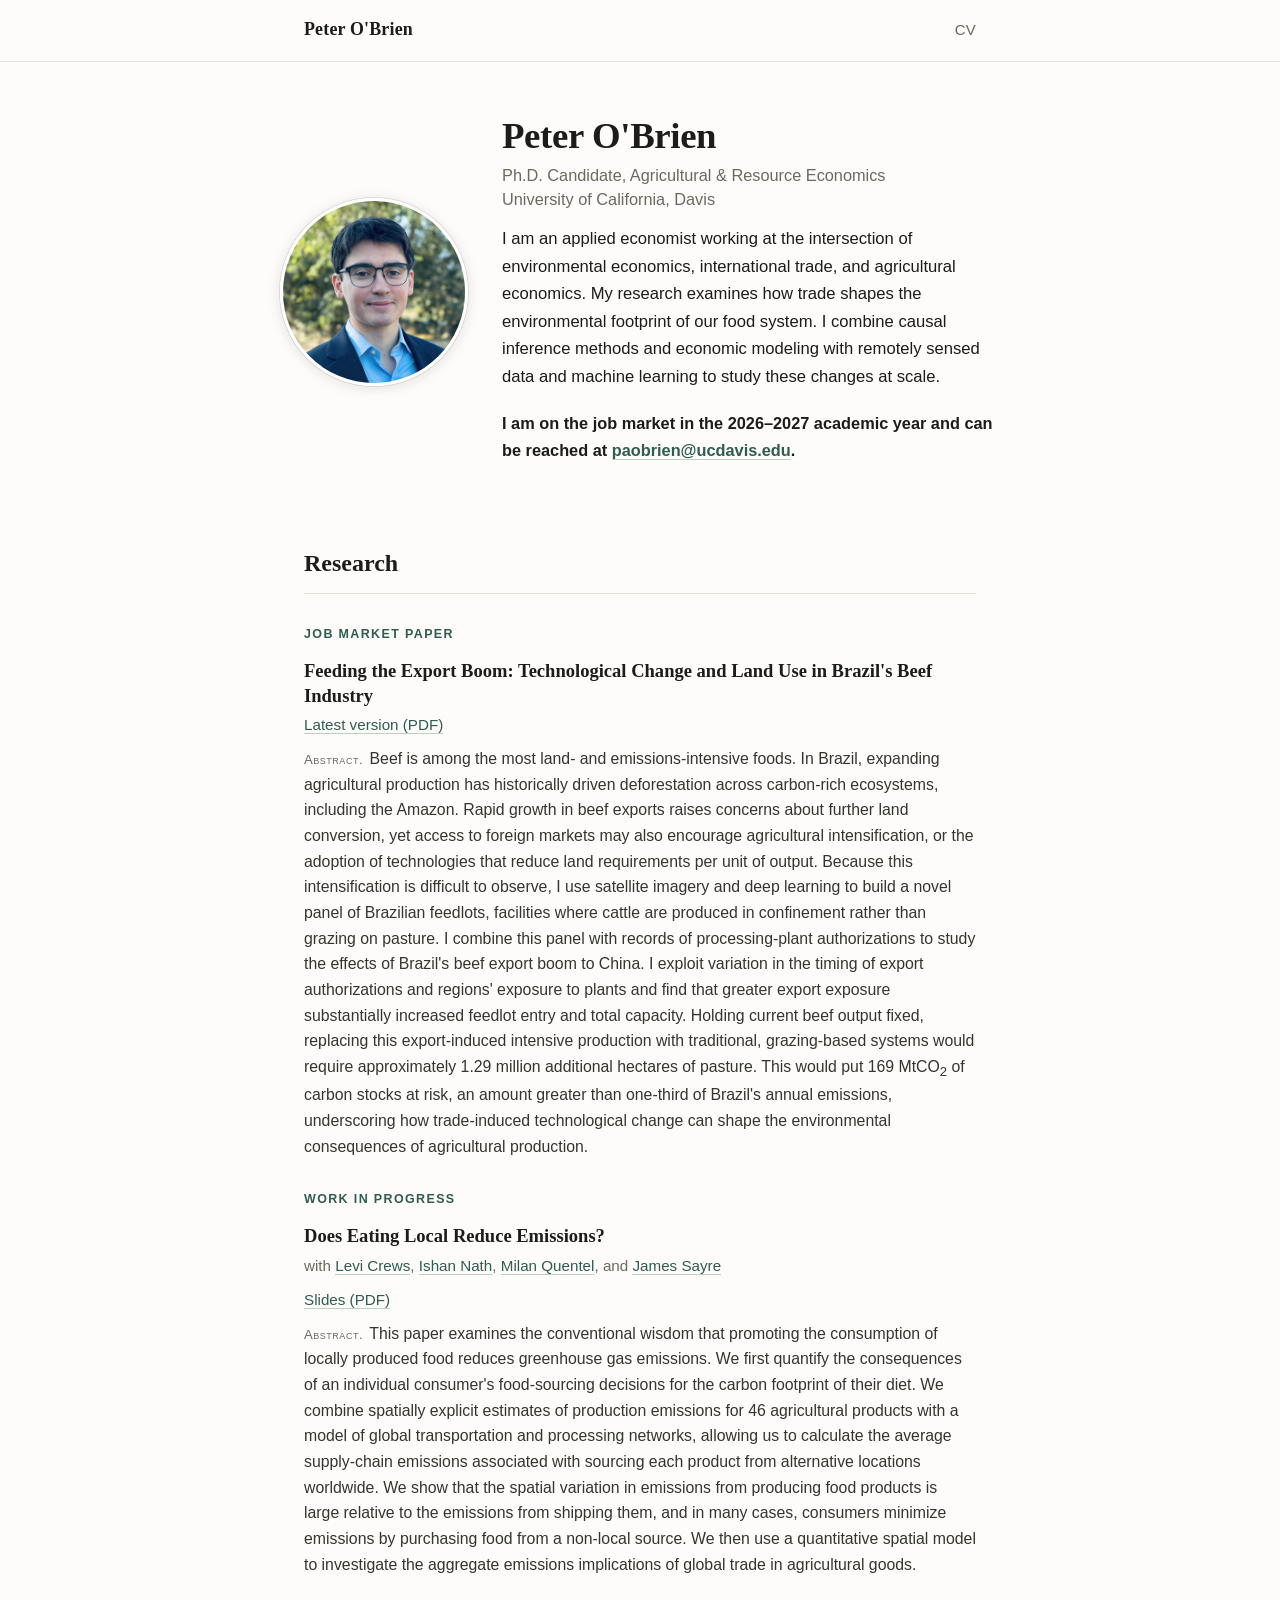
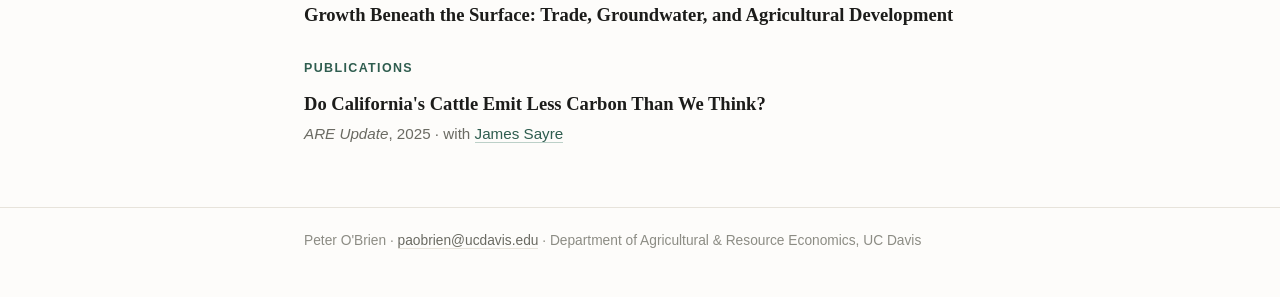
<file: index.html>
<!DOCTYPE html>
<html lang="en">
<head>
  <meta charset="utf-8">
  <meta name="viewport" content="width=device-width, initial-scale=1">
  <title>Peter O'Brien | Agricultural &amp; Resource Economics, UC Davis</title>
  <meta name="description" content="Peter O'Brien is a Ph.D. candidate in Agricultural and Resource Economics at UC Davis studying environmental economics, international trade, and agricultural economics. On the job market 2026–2027.">
  <link rel="icon" href="assets/favicon.svg" type="image/svg+xml">
  <link rel="stylesheet" href="styles.css">

  <!-- Social / link previews -->
  <meta property="og:type" content="website">
  <meta property="og:title" content="Peter O'Brien — Agricultural &amp; Resource Economics, UC Davis">
  <meta property="og:description" content="Ph.D. candidate studying environmental economics, international trade, and agricultural economics. On the job market 2026–2027.">
  <meta property="og:url" content="https://peter-obrien.com/">
  <meta property="og:image" content="https://peter-obrien.com/assets/headshot.jpg">
  <meta name="twitter:card" content="summary">
</head>
<body>

  <nav class="site-nav">
    <div class="wrap">
      <a class="nav-name" href="index.html">Peter O'Brien</a>
      <div class="nav-links">
        <a href="cv.html">CV</a>
      </div>
    </div>
  </nav>

  <header class="hero wrap" id="top">
    <img class="portrait" src="assets/headshot.jpg"
         alt="Portrait of Peter O'Brien" width="188" height="188">
    <div class="hero-text">
      <h1>Peter O'Brien</h1>
      <p class="affil">
        Ph.D. Candidate, Agricultural &amp; Resource Economics<br>
        University of California, Davis
      </p>
      <p class="intro">
        I am an applied economist working at the intersection of environmental
        economics, international trade, and agricultural economics. My research
        examines how trade shapes the environmental footprint of our food system.
        I combine causal inference methods and economic modeling with remotely sensed data
        and machine learning to study these changes at scale.
      </p>
      <p class="jm-line">
        I am on the job market in the 2026&ndash;2027 academic year and can be
        reached at <a href="mailto:paobrien@ucdavis.edu">paobrien@ucdavis.edu</a>.
      </p>
      <!-- Add social links when ready:
      <nav class="hero-links" aria-label="Links">
        <a href="GOOGLE_SCHOLAR_URL">Google Scholar</a>
        <a href="LINKEDIN_URL">LinkedIn</a>
      </nav>
      -->

    </div>
  </header>

  <main class="wrap">
    <section id="research">
      <h2 class="section-title">Research</h2>

      <h3 class="sub">Job Market Paper</h3>
      <article class="paper">
        <h4 class="paper-title">
          Feeding the Export Boom: Technological Change and Land Use in Brazil's Beef Industry
        </h4>
        <p class="paper-meta"><a href="JMP.pdf">Latest version (PDF)</a></p>
        <p class="abstract">
          <span class="lead">Abstract.</span>
          Beef is among the most land- and emissions-intensive foods. In Brazil,
          expanding agricultural production has historically driven deforestation
          across carbon-rich ecosystems, including the Amazon. Rapid growth in beef
          exports raises concerns about further land conversion, yet access to
          foreign markets may also encourage agricultural intensification, or the
          adoption of technologies that reduce land requirements per unit of
          output. Because this intensification is difficult to observe, I use
          satellite imagery and deep learning to build a novel panel of Brazilian
          feedlots, facilities where cattle are produced in confinement rather
          than grazing on pasture. I combine this panel with records of
          processing-plant authorizations to study the effects of Brazil's beef
          export boom to China. I exploit variation in the timing of export
          authorizations and regions' exposure to plants and find that greater
          export exposure substantially increased feedlot entry and total
          capacity. Holding current beef output fixed, replacing this
          export-induced intensive production with traditional, grazing-based
          systems would require approximately 1.29 million additional hectares of
          pasture. This would put 169 MtCO<sub>2</sub> of carbon stocks at risk,
          an amount greater than one-third of Brazil's annual emissions,
          underscoring how trade-induced technological change can shape the
          environmental consequences of agricultural production.
        </p>
      </article>

      <h3 class="sub">Work in Progress</h3>
      <article class="paper">
        <h4 class="paper-title">Does Eating Local Reduce Emissions?</h4>
        <p class="paper-meta">with <a href="https://www.levicrews.com/" target="_blank" rel="noopener">Levi Crews</a>, <a href="https://www.ishannath.com/" target="_blank" rel="noopener">Ishan Nath</a>, <a href="https://www.milan-quentel.com/" target="_blank" rel="noopener">Milan Quentel</a>, and <a href="https://jsayre.ucdavis.edu/" target="_blank" rel="noopener">James Sayre</a></p>
        <p class="paper-meta"><a href="lfe_slides.pdf">Slides (PDF)</a></p>
        <p class="abstract">
          <span class="lead">Abstract.</span>
          This paper examines the conventional wisdom that promoting the
          consumption of locally produced food reduces greenhouse gas emissions.
          We first quantify the consequences of an individual consumer's
          food-sourcing decisions for the carbon footprint of their diet. We
          combine spatially explicit estimates of production emissions for 46
          agricultural products with a model of global transportation and
          processing networks, allowing us to calculate the average supply-chain
          emissions associated with sourcing each product from alternative
          locations worldwide. We show that the spatial variation in emissions
          from producing food products is large relative to the emissions from
          shipping them, and in many cases, consumers minimize emissions by
          purchasing food from a non-local source. We then use a quantitative
          spatial model to investigate the aggregate emissions implications of
          global trade in agricultural goods.
        </p>
      </article>
      <article class="paper">
        <h4 class="paper-title">Growth Beneath the Surface: Trade, Groundwater, and Agricultural Development</h4>
      </article>

      <h3 class="sub">Publications</h3>
      <article class="paper">
        <h4 class="paper-title">Do California's Cattle Emit Less Carbon Than We Think?</h4>
        <p class="paper-meta"><em>ARE Update</em>, 2025 &middot; with <a href="https://jsayre.ucdavis.edu/" target="_blank" rel="noopener">James Sayre</a></p>
      </article>
    </section>
  </main>

  <footer class="site-foot">
    <div class="wrap">
      Peter O'Brien &middot;
      <a href="mailto:paobrien@ucdavis.edu">paobrien@ucdavis.edu</a> &middot;
      Department of Agricultural &amp; Resource Economics, UC Davis
    </div>
  </footer>

</body>
</html>
</file>
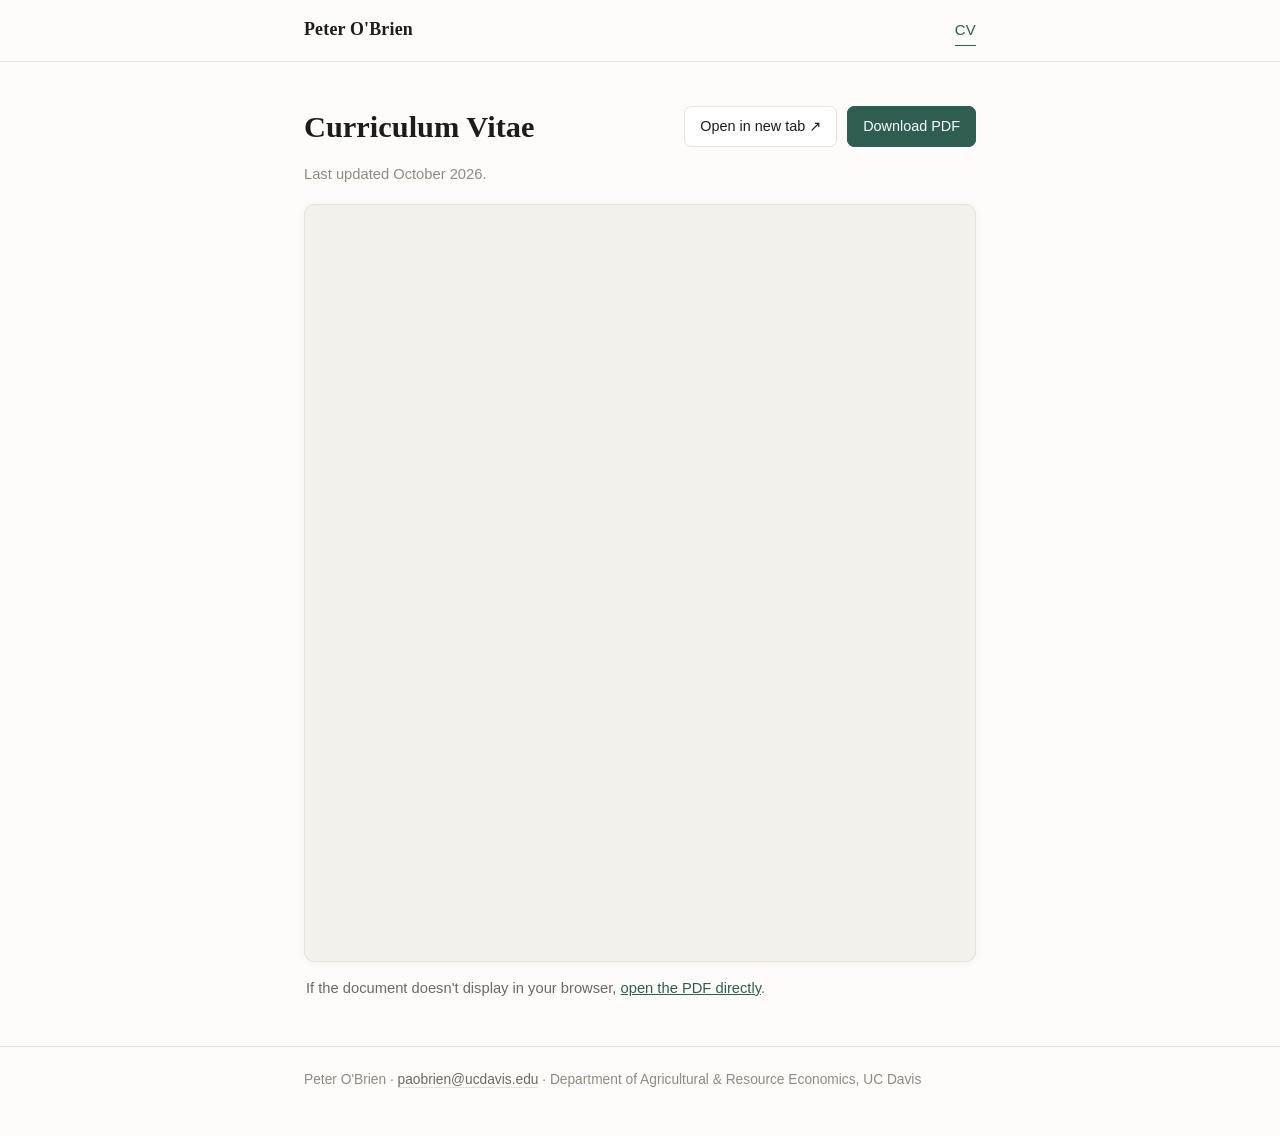
<file: cv.html>
<!DOCTYPE html>
<html lang="en">
<head>
  <meta charset="utf-8">
  <meta name="viewport" content="width=device-width, initial-scale=1">
  <title>CV | Peter O'Brien</title>
  <meta name="description" content="Curriculum vitae of Peter O'Brien, Ph.D. candidate in Agricultural and Resource Economics at UC Davis.">
  <link rel="icon" href="assets/favicon.svg" type="image/svg+xml">
  <link rel="stylesheet" href="styles.css">
</head>
<body>

  <nav class="site-nav">
    <div class="wrap">
      <a class="nav-name" href="index.html">Peter O'Brien</a>
      <div class="nav-links">
        <a href="cv.html" class="active" aria-current="page">CV</a>
      </div>
    </div>
  </nav>

  <main class="wrap">
    <div class="cv-head">
      <h1>Curriculum Vitae</h1>
      <div class="cv-actions">
        <a class="btn" href="CV.pdf" target="_blank" rel="noopener">Open in new tab &#8599;</a>
        <a class="btn btn-primary" href="CV.pdf" download="Peter-OBrien-CV.pdf">Download PDF</a>
      </div>
    </div>
    <p class="cv-sub">Last updated October 2026.</p>

    <div class="pdf-frame">
      <iframe src="CV.pdf#view=FitH&amp;toolbar=1"
              title="Curriculum Vitae — Peter O'Brien"
              loading="lazy"></iframe>
    </div>
    <p class="pdf-fallback">
      If the document doesn't display in your browser,
      <a href="CV.pdf">open the PDF directly</a>.
    </p>
  </main>

  <footer class="site-foot">
    <div class="wrap">
      Peter O'Brien &middot;
      <a href="mailto:paobrien@ucdavis.edu">paobrien@ucdavis.edu</a> &middot;
      Department of Agricultural &amp; Resource Economics, UC Davis
    </div>
  </footer>

</body>
</html>
</file>
<file: styles.css>
/* ============================================================
   Peter O'Brien — personal academic site
   Light, content-first, dependency-free (system fonts only).
   ============================================================ */

:root {
  color-scheme: light;
  --bg:        #fdfcfa;  /* warm off-white page */
  --surface:   #ffffff;
  --ink:       #1c1c1a;  /* near-black, warm */
  --muted:     #6a6a62;  /* secondary text  */
  --faint:     #8c8c84;
  --accent:    #2f5d4f;  /* deep pine green */
  --accent-dk: #244a3f;
  --rule:      #e7e3db;  /* hairline rules  */
  --rule-soft: #efece6;
  --maxw:      720px;

  --serif: "Iowan Old Style", "Palatino Linotype", Palatino, "Book Antiqua",
           Georgia, "Times New Roman", serif;
  --sans:  -apple-system, BlinkMacSystemFont, "Segoe UI", Roboto, Helvetica,
           Arial, system-ui, sans-serif;
}

* { box-sizing: border-box; }

html { -webkit-text-size-adjust: 100%; }

body {
  margin: 0;
  background: var(--bg);
  color: var(--ink);
  font-family: var(--sans);
  font-size: 17px;
  line-height: 1.65;
  -webkit-font-smoothing: antialiased;
  text-rendering: optimizeLegibility;
}

/* ---- Layout shell ---------------------------------------- */
.wrap {
  max-width: var(--maxw);
  margin: 0 auto;
  padding: 0 24px;
}

/* ---- Top navigation -------------------------------------- */
.site-nav {
  position: sticky;
  top: 0;
  z-index: 10;
  background: rgba(253, 252, 250, 0.9);
  backdrop-filter: saturate(140%) blur(8px);
  -webkit-backdrop-filter: saturate(140%) blur(8px);
  border-bottom: 1px solid var(--rule);
}
.site-nav .wrap {
  display: flex;
  align-items: baseline;
  justify-content: space-between;
  gap: 16px;
  padding-top: 15px;
  padding-bottom: 15px;
}
.nav-name {
  font-family: var(--serif);
  font-size: 1.12rem;
  font-weight: 600;
  letter-spacing: 0.01em;
  color: var(--ink);
  text-decoration: none;
}
.nav-name:hover { color: var(--accent); }
.nav-links {
  display: flex;
  gap: 22px;
}
.nav-links a {
  font-size: 0.93rem;
  letter-spacing: 0.02em;
  color: var(--muted);
  text-decoration: none;
  padding-bottom: 2px;
  border-bottom: 1.5px solid transparent;
  transition: color .15s ease, border-color .15s ease;
}
.nav-links a:hover { color: var(--ink); }
.nav-links a.active {
  color: var(--accent);
  border-bottom-color: var(--accent);
}

/* ---- Hero ------------------------------------------------- */
.hero {
  display: flex;
  align-items: center;
  gap: 34px;
  padding: 54px 0 40px;
}
.portrait {
  flex: 0 0 auto;
  width: 188px;
  height: 188px;
  border-radius: 50%;
  object-fit: cover;
  border: 3px solid var(--surface);
  box-shadow: 0 2px 14px rgba(28, 28, 26, 0.12),
              0 0 0 1px var(--rule);
}
.hero-text { min-width: 0; }
.hero-text h1 {
  font-family: var(--serif);
  font-weight: 600;
  font-size: 2.3rem;
  line-height: 1.1;
  letter-spacing: -0.01em;
  margin: 0 0 8px;
}
.affil {
  margin: 0 0 14px;
  color: var(--muted);
  font-size: 1.02rem;
  line-height: 1.45;
}
.intro {
  margin: 0 0 16px;
  font-size: 1.04rem;
}
.jm-line {
  margin: 20px 0 4px;
  font-weight: 700;
  font-size: 1.02rem;
  color: var(--ink);
}
.jm-line a {
  font-weight: 700;
  color: var(--accent);
  text-decoration: none;
  border-bottom: 1px solid #bcd0c8;
}
.jm-line a:hover { color: var(--accent-dk); border-bottom-color: var(--accent-dk); }
.hero-links {
  display: flex;
  flex-wrap: wrap;
  gap: 10px 20px;
  margin-top: 4px;
}
.hero-links a {
  position: relative;
  font-size: 0.97rem;
  color: var(--accent);
  text-decoration: none;
  border-bottom: 1px solid #bcd0c8;
  padding-bottom: 1px;
}
.hero-links a:hover {
  color: var(--accent-dk);
  border-bottom-color: var(--accent-dk);
}

/* ---- Sections -------------------------------------------- */
main { padding-bottom: 20px; }

section { padding: 10px 0 6px; }

h2.section-title {
  font-family: var(--serif);
  font-weight: 600;
  font-size: 1.5rem;
  margin: 26px 0 4px;
  padding-bottom: 10px;
  border-bottom: 1px solid var(--rule);
}

h3.sub {
  font-size: 0.78rem;
  font-weight: 700;
  text-transform: uppercase;
  letter-spacing: 0.11em;
  color: var(--accent);
  margin: 30px 0 14px;
}

/* ---- Papers ---------------------------------------------- */
.paper { margin: 0 0 26px; }
.paper:last-child { margin-bottom: 8px; }

.paper-title {
  font-family: var(--serif);
  font-size: 1.16rem;
  font-weight: 600;
  line-height: 1.32;
  margin: 0 0 4px;
}
.paper-meta {
  margin: 0 0 9px;
  font-size: 0.95rem;
  color: var(--muted);
}
.paper-meta a {
  color: var(--accent);
  text-decoration: none;
  border-bottom: 1px solid #bcd0c8;
}
.paper-meta a:hover { color: var(--accent-dk); border-bottom-color: var(--accent-dk); }

.abstract {
  margin: 0;
  font-size: 0.99rem;
  color: #35352f;
  line-height: 1.62;
}
.abstract .lead {
  font-variant-caps: small-caps;
  letter-spacing: 0.04em;
  color: var(--muted);
  font-size: 0.82rem;
  margin-right: 2px;
}
.note {
  margin: 4px 0 0;
  font-size: 0.95rem;
  color: var(--faint);
  font-style: italic;
}

/* ---- CV page --------------------------------------------- */
.cv-head {
  display: flex;
  align-items: center;
  justify-content: space-between;
  gap: 16px;
  flex-wrap: wrap;
  padding-top: 40px;
}
.cv-head h1 {
  font-family: var(--serif);
  font-weight: 600;
  font-size: 1.9rem;
  margin: 0;
}
.cv-actions { display: flex; gap: 10px; flex-wrap: wrap; }
.btn {
  font-size: 0.9rem;
  text-decoration: none;
  padding: 8px 15px;
  border-radius: 7px;
  border: 1px solid var(--rule);
  color: var(--ink);
  background: var(--surface);
  transition: border-color .15s, background .15s, color .15s;
  white-space: nowrap;
}
.btn:hover { border-color: #cfc9bd; }
.btn-primary {
  background: var(--accent);
  border-color: var(--accent);
  color: #fff;
}
.btn-primary:hover { background: var(--accent-dk); border-color: var(--accent-dk); color:#fff; }

.cv-sub {
  margin: 10px 0 18px;
  font-size: 0.92rem;
  color: var(--faint);
}
.pdf-frame {
  border: 1px solid var(--rule);
  border-radius: 10px;
  overflow: hidden;
  background: #f3f1ec;
  box-shadow: 0 1px 10px rgba(28,28,26,0.05);
}
.pdf-frame iframe {
  display: block;
  width: 100%;
  height: 84vh;
  min-height: 520px;
  border: 0;
}
.pdf-fallback {
  margin: 14px 2px 0;
  font-size: 0.92rem;
  color: var(--muted);
}
.pdf-fallback a { color: var(--accent); }

/* ---- Footer ---------------------------------------------- */
.site-foot {
  margin-top: 46px;
  border-top: 1px solid var(--rule);
  padding: 22px 0 44px;
  color: var(--faint);
  font-size: 0.86rem;
}
.site-foot a { color: var(--muted); text-decoration: none; border-bottom: 1px solid var(--rule); }
.site-foot a:hover { color: var(--ink); }

/* ---- Responsive ------------------------------------------ */
@media (max-width: 560px) {
  body { font-size: 16px; }
  .hero {
    flex-direction: column;
    text-align: center;
    gap: 20px;
    padding: 36px 0 30px;
  }
  .portrait { width: 150px; height: 150px; }
  .hero-text h1 { font-size: 2rem; }
  .hero-links { justify-content: center; }
  .nav-links { gap: 16px; }
  .cv-head { padding-top: 30px; }
  .pdf-frame iframe { height: 72vh; }
}

a:focus-visible,
.btn:focus-visible {
  outline: 2px solid var(--accent);
  outline-offset: 2px;
  border-radius: 3px;
}
</file>
